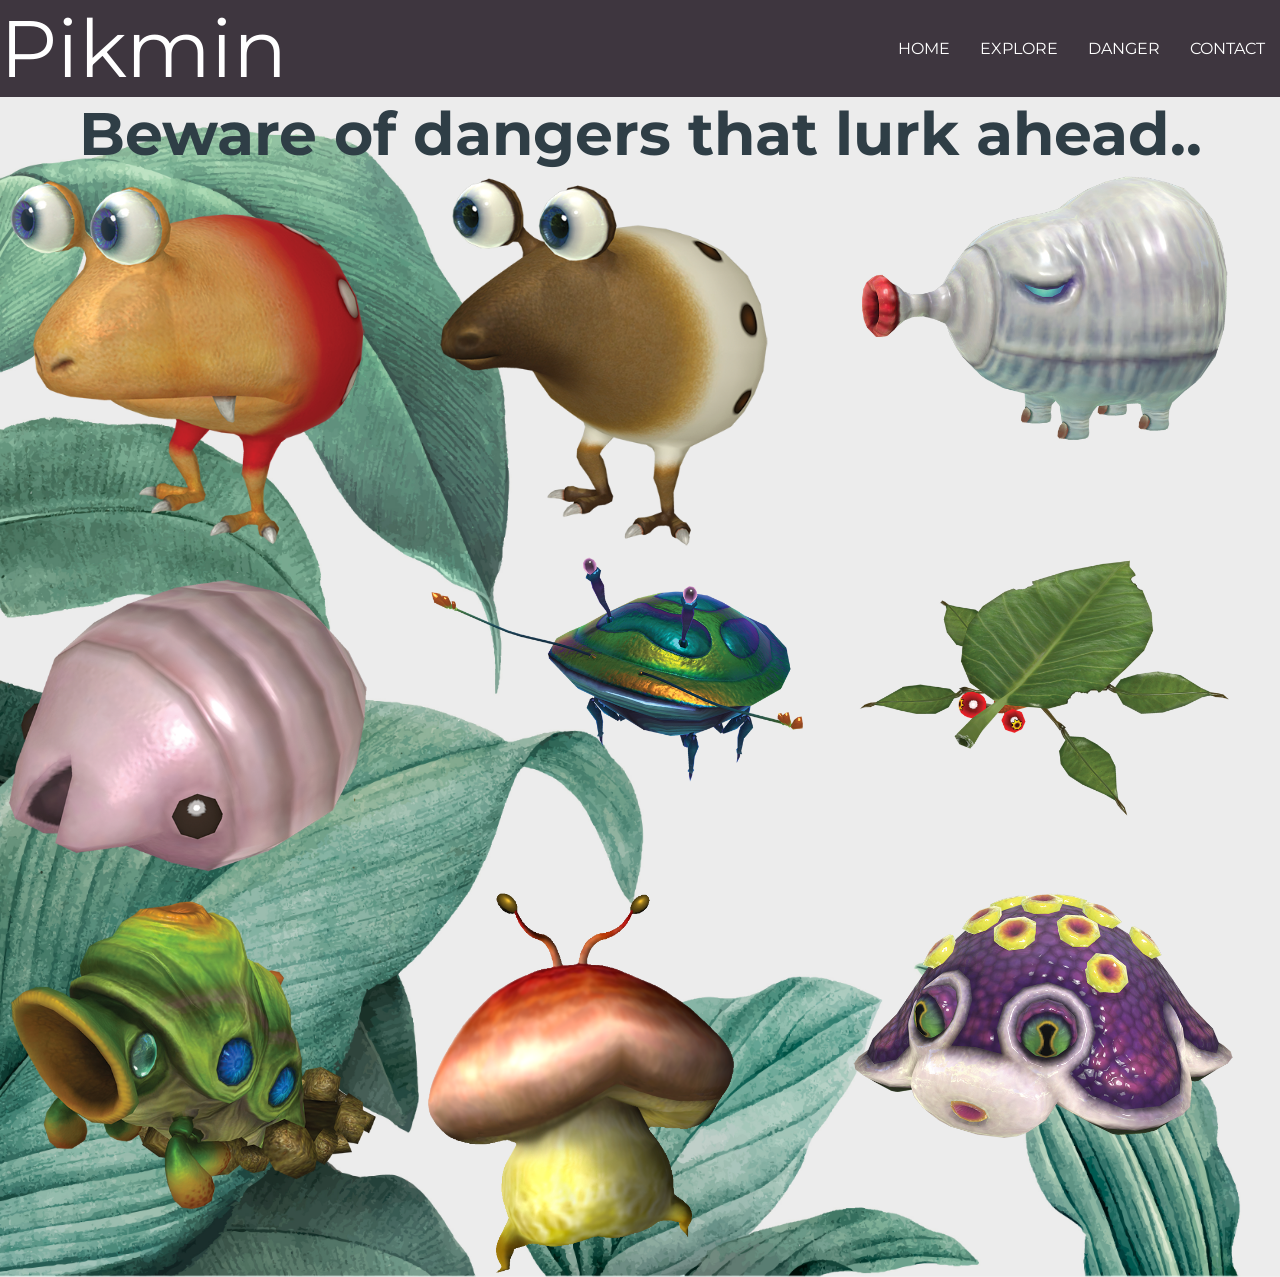
<file: danger.html>
<!DOCTYPE html>
<html lang="en">
<head>
    <meta charset="UTF-8">
    <meta http-equiv="X-UA-Compatible" content="IE=edge">
    <meta name="viewport" content="width=device-width, initial-scale=1.0">
    <link rel="shortcut icon" href="img/logo.png" type="image/x-icon">
    <link rel="stylesheet" href="styles/styles3.css">
    <script src="js/script3.js" defer></script>
    <link rel="preconnect" href="https://fonts.googleapis.com"> <link rel="preconnect" href="https://fonts.gstatic.com" crossorigin> <link href="https://fonts.googleapis.com/css2?family=Montserrat&display=swap" rel="stylesheet">
    <title>Pikmin</title>
</head>
<body>
    <nav class="navbar">
        <div class="logo">Pikmin</div>
        <a href="#" class="toggle-button"> <!-- hamburger meni :) -->
            <span class="bar"></span>
            <span class="bar"></span>
            <span class="bar"></span>
        </a>
        <div class="navbar-links">
            <ul>
                <li><a href="index.html">HOME</a></li>
                <li><a href="explore.html">EXPLORE</a></li>
                <li><a href="danger.html">DANGER</a></li>
                <li><a href="contact.html">CONTACT</a></li>
            </ul>
        </div>
    </nav>


    <!-- GALERIJA SLIKA zlikovci -->
    <h1>Beware of dangers that lurk ahead..</h1>

    <div class="neprijatelji">
        <figure class="gallery-item gallery-item1">
            <img src="img/DANGERBulborb.png" class="gallery-img" alt="zivotinja">
        </figure>
        <figure class="gallery-item gallery-item2">
            <img src="img/DANGERWhiptongue_Bulborb.png" class="gallery-img" alt="zivuljka sa tackicama">
        </figure>
        <figure class="gallery-item gallery-item3">
        <img src="img/DANGERFiery_blowhog.png" class="gallery-img" alt="vatra buba">
        </figure>
        <figure class="gallery-item gallery-item4">
            <img src="img/DANGERFemale_Sheargrub.png" class="gallery-img" alt="larvica">
        </figure>
        <figure class="gallery-item gallery-item5">
        <img src="img/DANGERIridescent_Flint_Beetle.png" class="gallery-img" alt="bubica">
        </figure>
        <figure class="gallery-item gallery-item6">
            <img src="img/DANGERSkitter_Leaf.png" class="gallery-img" alt="skakavac">
        </figure>
        <figure class="gallery-item gallery-item7">
            <img src="img/DANGERArmored_Cannon_Beetle_Larva.png" class="gallery-img" alt="cudoviste tenk">
        </figure>
        <figure class="gallery-item gallery-item8">
            <img src="img/DANGERpecurka.png" alt="pecurka" class="gallery-img">
        </figure>
        <figure class="gallery-item gallery-item9">
            <img src="img/DANGERhobotnica.png" alt="hobotnica" class="gallery-img">
        </figure>
    </div>



</body>
</html>
</file>
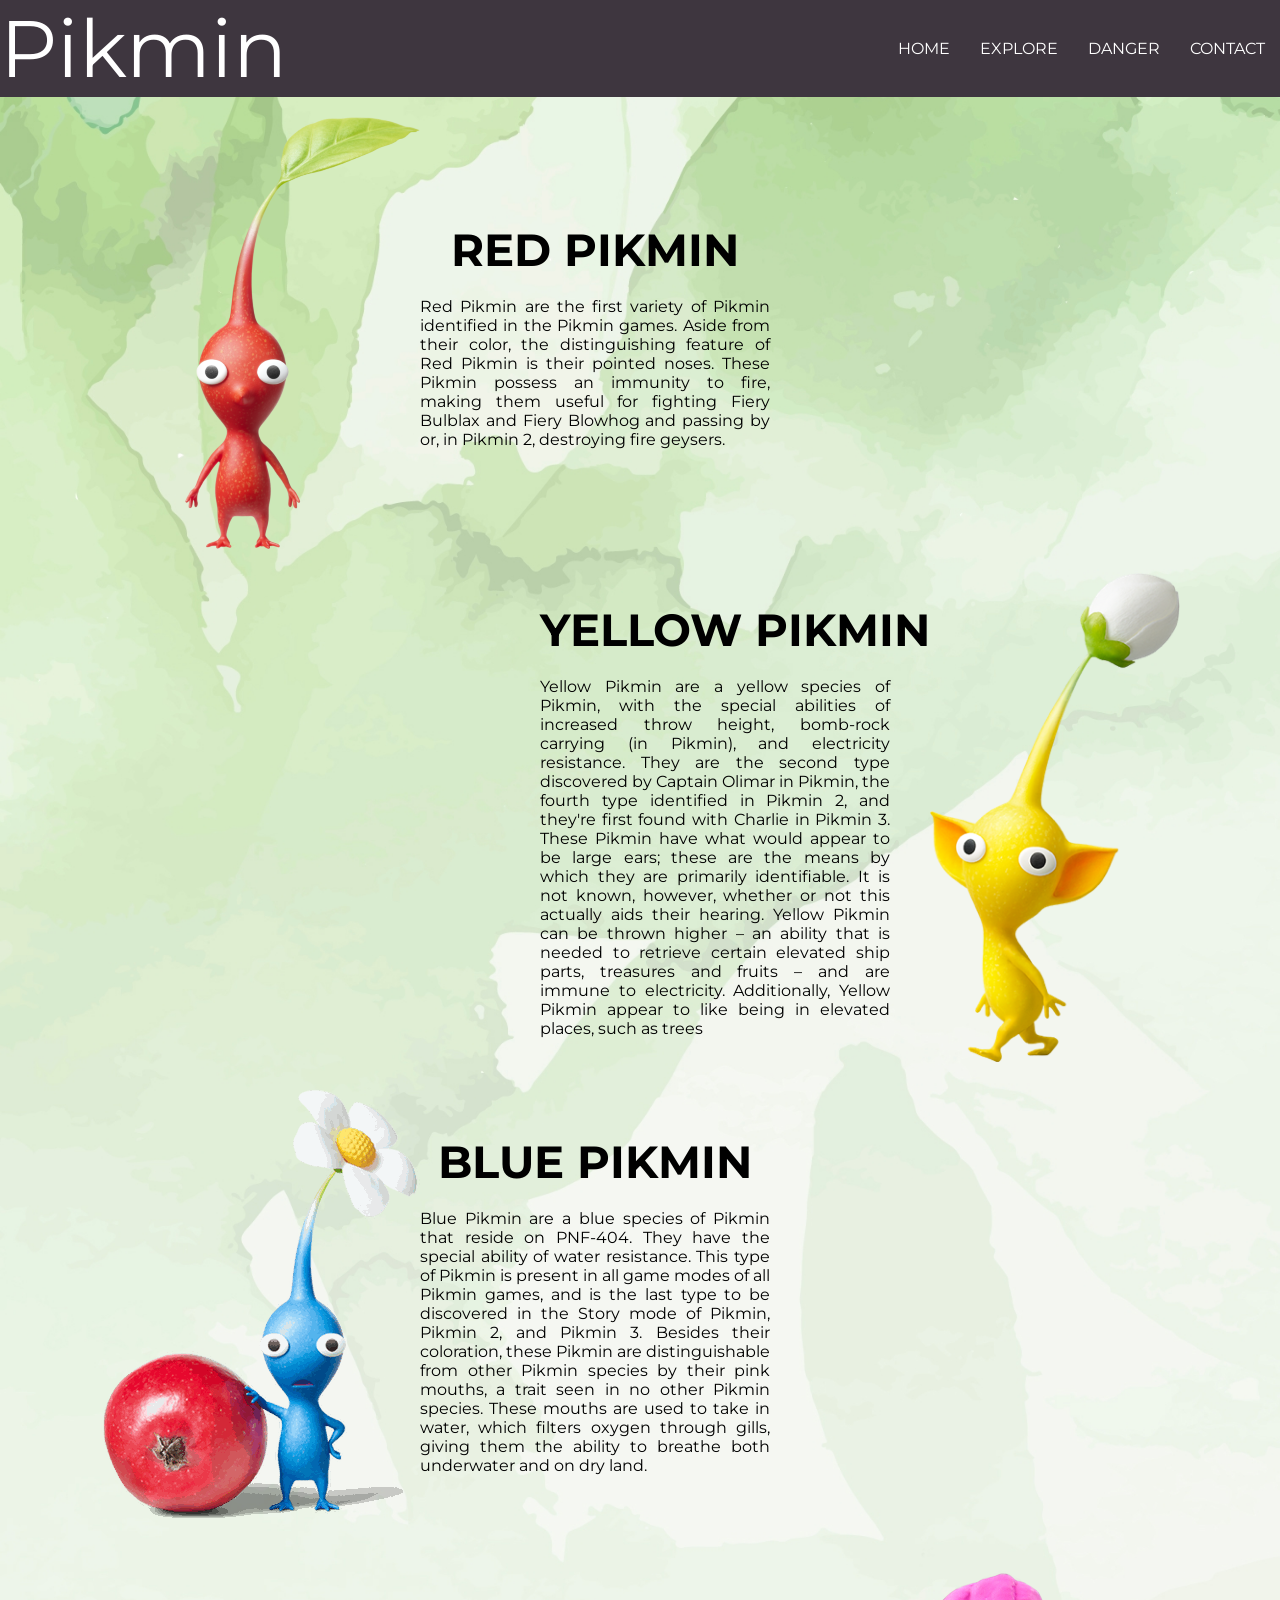
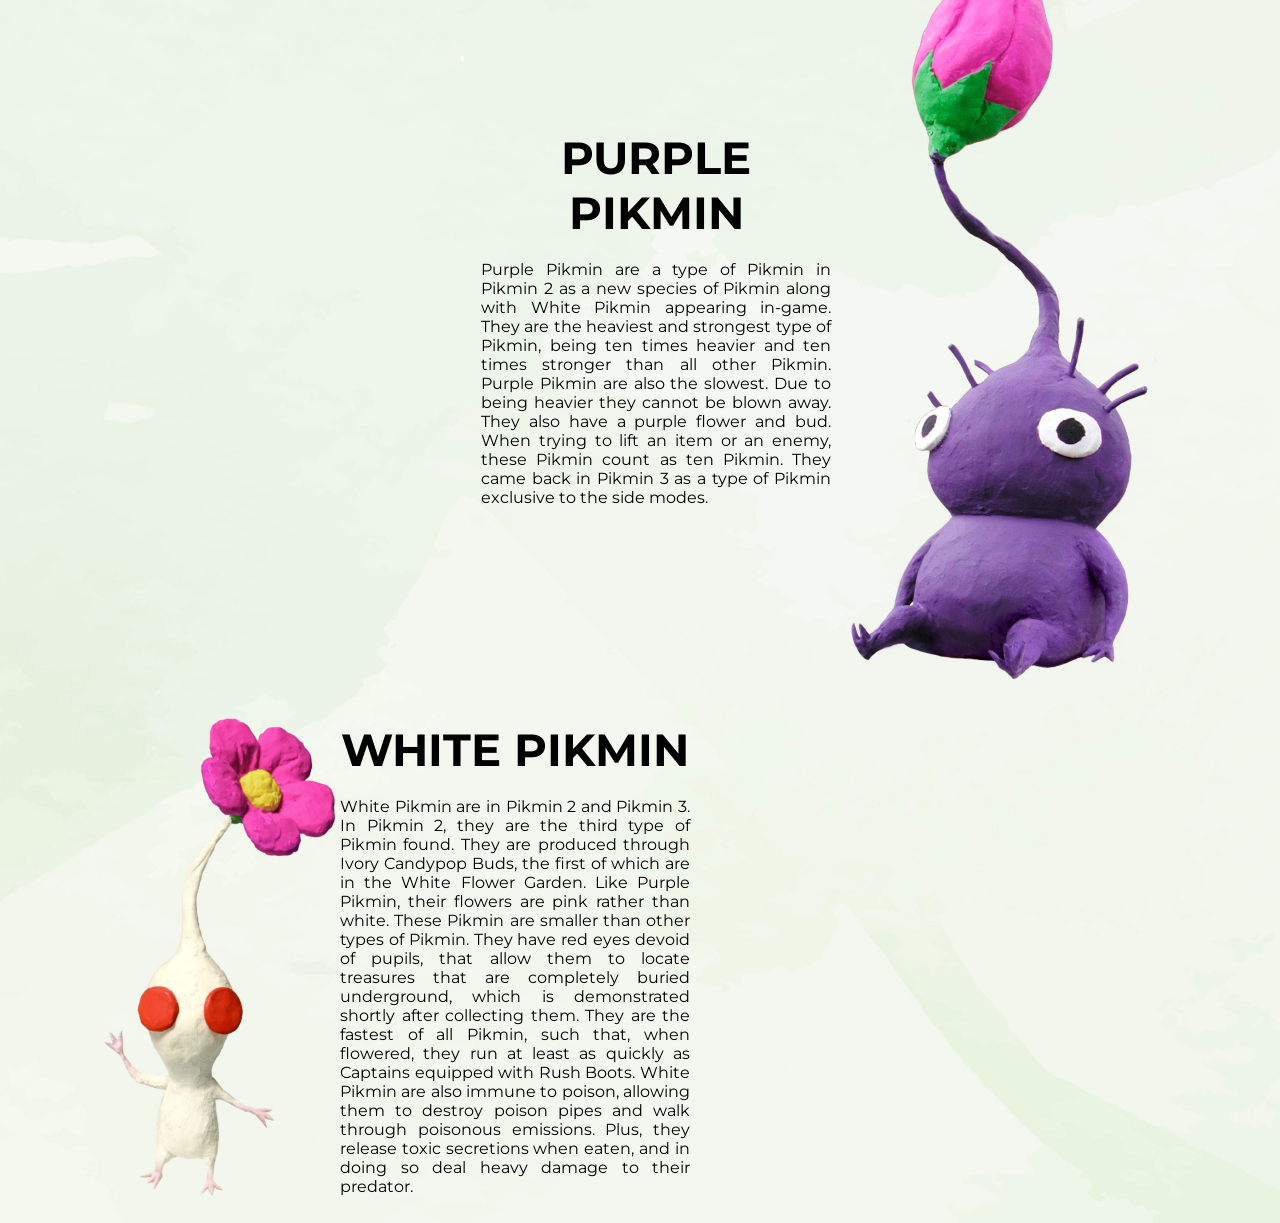
<file: explore.html>
<!DOCTYPE html>
<html lang="en">
<head>
    <meta charset="UTF-8">
    <meta http-equiv="X-UA-Compatible" content="IE=edge">
    <meta name="viewport" content="width=device-width, initial-scale=1.0">
    <link rel="shortcut icon" href="img/logo.png" type="image/x-icon">
    <link rel="stylesheet" href="styles/styles2.css">
    <script src="js/script2.js" defer></script>
    <link rel="preconnect" href="https://fonts.googleapis.com"> <link rel="preconnect" href="https://fonts.gstatic.com" crossorigin> <link href="https://fonts.googleapis.com/css2?family=Montserrat&display=swap" rel="stylesheet">
    <link rel="shortcut icon" href="img/logo.png" type="image/x-icon">
    <title>Pikmin</title>
</head>
<body>


    <nav class="navbar">
        <div class="logo">Pikmin</div>
        <a href="#" class="toggle-button"> <!-- hamburger meni :) -->
            <span class="bar"></span>
            <span class="bar"></span>
            <span class="bar"></span>
        </a>
        <div class="navbar-links">
            <ul>
                <li><a href="index.html">HOME</a></li>
                <li><a href="explore.html">EXPLORE</a></li>
                <li><a href="danger.html">DANGER</a></li>
                <li><a href="contact.html">CONTACT</a></li>
            </ul>
        </div>
    </nav>

 <!-- O PIKMINIMA prica -->


     <section class="red1">
        <div class="contents">
            <div class="levo-slika">
                <img src="img/EXPLORERED.png" alt="crveni pikmin">
            </div>
            <div class="desno">
                <h2 class="red">RED PIKMIN</h2>
                <div class="desno-text">
                 Red Pikmin are the first variety of Pikmin identified in the Pikmin games.
                 Aside from their color, the distinguishing feature of Red Pikmin is their pointed noses. 
                 These Pikmin possess an immunity to fire, making them useful for fighting Fiery Bulblax 
                 and Fiery Blowhog and passing by or, in Pikmin 2, destroying fire geysers.
                </div>
            </div>
        </div>
    </section>

    <section class="yellow1">
        <div class="contents slika-desno">
            <div class="desno-slika">
                <img src="img/EXPLOREYELLOW.png" alt="zuti pikmin">
            </div>
            <div class="desno">
                <h2 class="yellow">YELLOW PIKMIN</h2>
                <div class="levo-text">
                Yellow Pikmin are a yellow species of Pikmin, with the special abilities of increased throw height, bomb-rock carrying (in Pikmin), and electricity resistance. They are the second type discovered by Captain Olimar in Pikmin, the fourth type identified in Pikmin 2, and they're first found with Charlie in Pikmin 3. These Pikmin have what would appear to be large ears; these are the means by which they are primarily identifiable. It is not known, however, whether or not this actually aids their hearing. Yellow Pikmin can be thrown higher – an ability that is needed to retrieve certain elevated ship parts, treasures and fruits – and are immune to electricity. Additionally, Yellow Pikmin appear to like being in elevated places, such as trees                </div>
            </div>
        </div>
    </section>


    <section class="blue1">
        <div class="contents">
            <div class="levo-slika">
                <img src="img/EXPLOREBLUE.png" alt="plavi pikmin">
            </div>
            <div class="desno">
                <h2 class="blue">BLUE PIKMIN</h2>
                <div class="desno-text">
                Blue Pikmin are a blue species of Pikmin that reside on PNF-404. They have the special ability of water resistance. This type of Pikmin is present in all game modes of all Pikmin games, and is the last type to be discovered in the Story mode of Pikmin, Pikmin 2, and Pikmin 3. Besides their coloration, these Pikmin are distinguishable from other Pikmin species by their pink mouths, a trait seen in no other Pikmin species. These mouths are used to take in water, which filters oxygen through gills, giving them the ability to breathe both underwater and on dry land.
                </div>
            </div>
        </div>
    </section>


    <section class="purple1">
        <div class="contents slika-desno">
            <div class="desno-slika">
                <img src="img/EXPLOREPURPLE.png" alt="purple pikmin">
            </div>
            <div class="levo-text">
                <h2 class="purple">PURPLE PIKMIN</h2>
                <div class="levo-text">
                Purple Pikmin are a type of Pikmin in Pikmin 2 as a new species of Pikmin along with White Pikmin appearing in-game. They are the heaviest and strongest type of Pikmin, being ten times heavier and ten times stronger than all other Pikmin. Purple Pikmin are also the slowest. Due to being heavier they cannot be blown away. They also have a purple flower and bud. When trying to lift an item or an enemy, these Pikmin count as ten Pikmin. They came back in Pikmin 3 as a type of Pikmin exclusive to the side modes.
                </div>
            </div>
        </div>
    </section>


    <section class="White1">
        <div class="contents">
            <div class="levo-slika">
                <img src="img/EXPLOREWHITE.png" alt="beli pikmin">
            </div>
            <div class="desno-text">
                <h2 class="White">WHITE PIKMIN</h2>
                <div class="desno-text">
                    White Pikmin are in Pikmin 2 and Pikmin 3. In Pikmin 2, they are the third type of Pikmin found. They are produced through Ivory Candypop Buds, the first of which are in the White Flower Garden. Like Purple Pikmin, their flowers are pink rather than white.
                    These Pikmin are smaller than other types of Pikmin. They have red eyes devoid of pupils, that allow them to locate treasures that are completely buried underground, which is demonstrated shortly after collecting them. They are the fastest of all Pikmin, such that, when flowered, they run at least as quickly as Captains equipped with Rush Boots. White Pikmin are also immune to poison, allowing them to destroy poison pipes and walk through poisonous emissions. Plus, they release toxic secretions when eaten, and in doing so deal heavy damage to their predator.
                </div>
            </div>
        </div>
    </section>


</body>
</html>
</file>
<file: styles/styles3.css>
* {
    margin: 0;
    padding: 0;
    box-sizing: border-box;
    list-style: none;
    text-decoration: none;
    font-family: 'Montserrat', sans-serif;
}

/* MENI STIL */
.navbar{
    background-color: #3e363f;
    display: flex;
    justify-content: space-between;
    align-items: center;
}

.logo{
    font-size: 80px;
    color: white;
}

.navbar-links ul{
    /* margin: 0;
    padding: 0; */
    display: flex;
}

.navbar-links li a {
    color: white;
    padding: 15px;
    display: block;
}

.navbar-links li:hover {
    background-color: rgb(100, 117, 104);
}

/* hamburger meni stil*/
.toggle-button {
    position: absolute;
    top: 28px;
    right: 15px;
    display: none;
    flex-direction: column;
    justify-content: space-between;
    width: 40px;
    height: 25px;
}

.toggle-button .bar {
    height: 4px;
    width: 100%;
    background-color: white;
    border-radius: 8px;
}

/* meni na malim ekranima */
@media (max-width: 700px) {
    .toggle-button {
        display: flex;
    }

    .navbar-links {
        display: none;
        width: 100%;
    }

    .navbar {
        flex-direction: column;
        align-items: flex-start;
    }

    .navbar-links ul {
        flex-direction: column;
        width: 100%;        
    }

    .navbar-links li {
        text-align: center;
    }

    .navbar-links li a {
        padding: 10px 20px;
    }

    .navbar-links.active {
        display: flex;
    }
}





body {
    background-image: url(../img/dangerPozadina.jpg);
    background-size: cover;
    background-repeat: no-repeat;
}

h1{
    text-align: center;
    font-size: 60px;
    color: #2f3e46;
}

.neprijatelji {
    display: grid;
    grid-template-columns: repeat(auto-fit, minmax(380px, 1fr));
}

.gallery-img {
    max-width: 380px;
    max-height: 380px;
}
</file>
<file: styles/styles2.css>
* {
    margin: 0;
    padding: 0;
    box-sizing: border-box;
    list-style: none;
    text-decoration: none;
    font-family: 'Montserrat', sans-serif;
}

/* MENI STIL */
.navbar{
    background-color: #3e363f;
    display: flex;
    justify-content: space-between;
    align-items: center;
}

.logo{
    font-size: 80px;
    color: white;
}

.navbar-links ul{
    /* margin: 0;
    padding: 0; */
    display: flex;
}

.navbar-links li a {
    color: white;
    padding: 15px;
    display: block;
}

.navbar-links li:hover {
    background-color: rgb(100, 117, 104);
}

/* hamburger meni stil*/
.toggle-button {
    position: absolute;
    top: 28px;
    right: 15px;
    display: none;
    flex-direction: column;
    justify-content: space-between;
    width: 40px;
    height: 25px;
}

.toggle-button .bar {
    height: 4px;
    width: 100%;
    background-color: white;
    border-radius: 8px;
}

/* meni na malim ekranima */
@media (max-width: 700px) {
    .toggle-button {
        display: flex;
    }

    .navbar-links {
        display: none;
        width: 100%;
    }

    .navbar {
        flex-direction: column;
        align-items: flex-start;
    }

    .navbar-links ul {
        flex-direction: column;
        width: 100%;        
    }

    .navbar-links li {
        text-align: center;
    }

    .navbar-links li a {
        padding: 10px 20px;
    }

    .navbar-links.active {
        display: flex;
    }
}







body {
    background-image: url(../img/explorePozadina.jpg);
    background-size: cover;
    background-repeat: no-repeat;
    background-position: center;
}

h2 {
    font-size: 45px;
    text-align: center;
    margin-bottom: 20px;
}

.contents {
    display: flex;
    flex-wrap: wrap;
    align-items: center;
    margin: 20px 100px ;
}

.desno-text {
    text-align: justify;
    width: 350px;
}
.levo-text {
    text-align: justify;
    width: 350px;
}

.slika-desno {
    display: flex;
    flex-direction: row-reverse;
}
</file>
